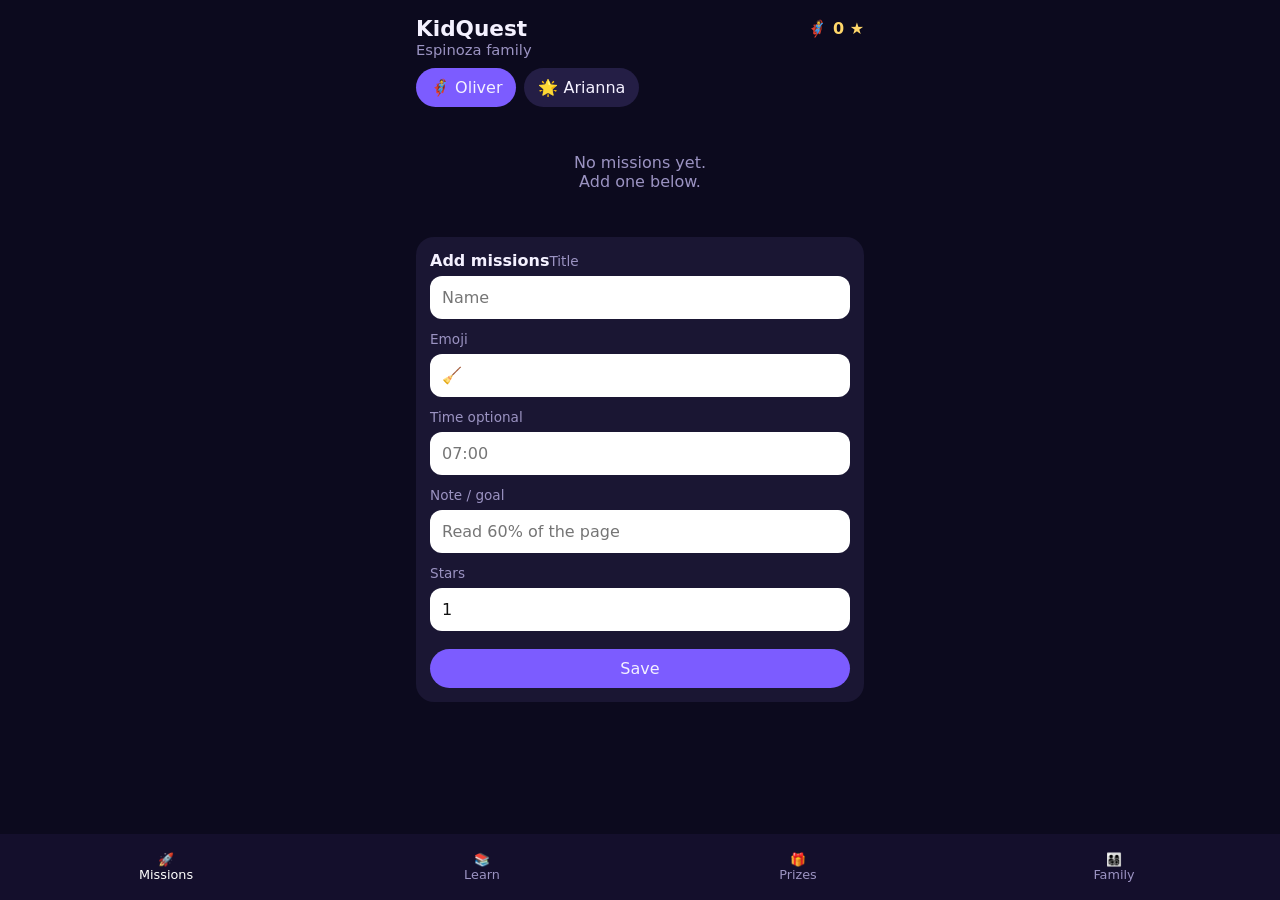
<file: index.html>
<!DOCTYPE html>
<html lang="en">
<head>
<meta charset="UTF-8"/>
<meta name="viewport" content="width=device-width,initial-scale=1,viewport-fit=cover"/>
<meta name="apple-mobile-web-app-capable" content="yes"/>
<meta name="apple-mobile-web-app-title" content="KidQuest"/>
<meta name="theme-color" content="#5936B4"/>
<title>KidQuest</title>
<link rel="manifest" href="manifest.json"/>
<link rel="apple-touch-icon" href="icon-192.png"/>
<link rel="stylesheet" href="styles.css"/>
</head>
<body>
<div id="app" class="app"></div>
<script src="main.js"></script>
<script>if("serviceWorker" in navigator) navigator.serviceWorker.register("sw.js");</script>
</body>
</html>
</file>
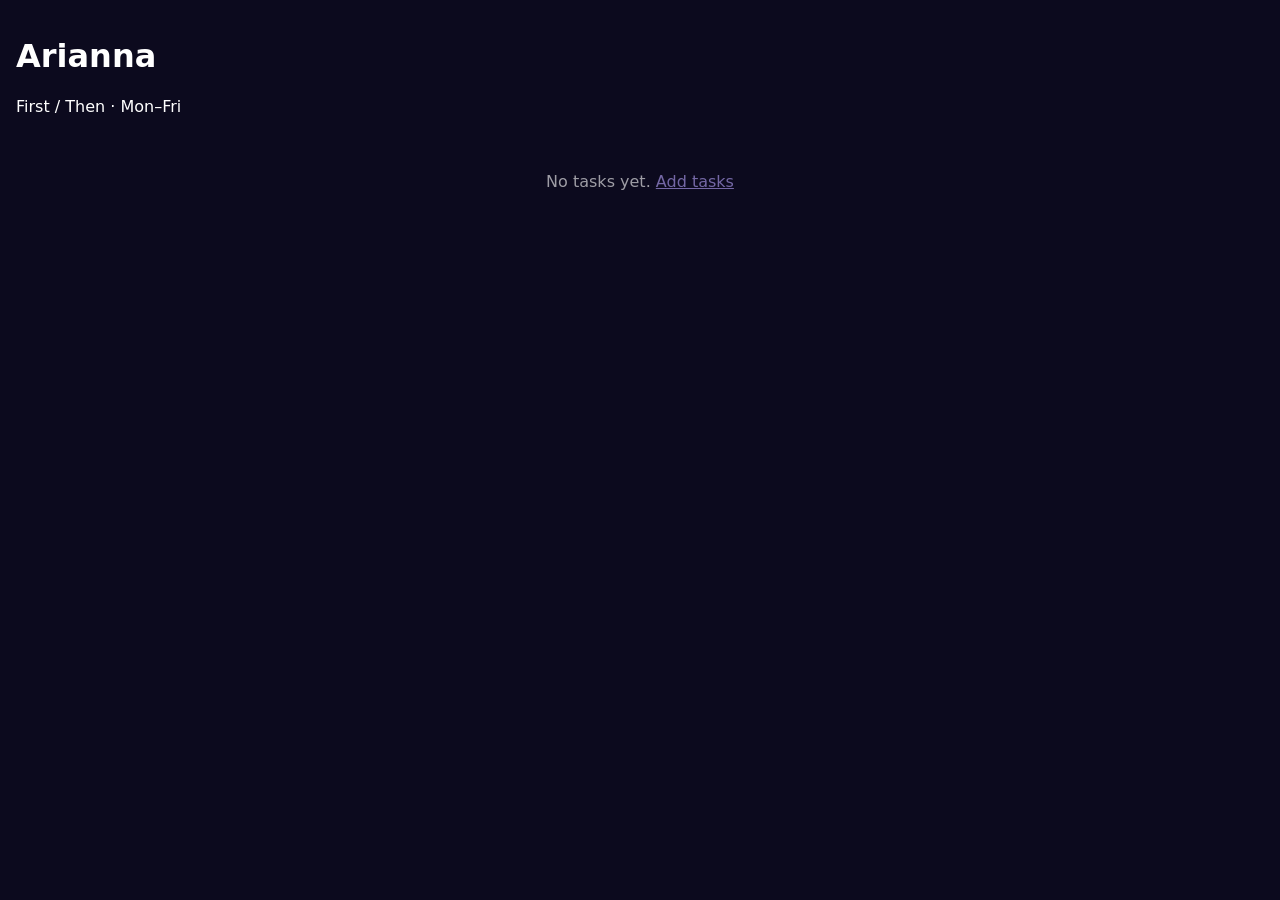
<file: arianna.html>
<!DOCTYPE html>
<html lang="en">
<head>
<meta charset="UTF-8"/>
<meta name="viewport" content="width=device-width,initial-scale=1"/>
<title>Arianna</title>
<style>
body{margin:0;font-family:system-ui,sans-serif;background:#0C0A1E;color:#fff;padding:16px}
.card{background:#1a1633;border-radius:16px;padding:14px;margin:10px 0;display:flex;gap:12px;align-items:center}
.icon{font-size:2rem}.done{opacity:.35;text-decoration:line-through}
button{margin-left:auto;border:0;border-radius:999px;padding:8px 12px;background:#7c5cff;color:#fff}
.empty{opacity:.6;padding:40px 0;text-align:center}a{color:#b9a6ff}
</style>
</head>
<body>
<h1>Arianna</h1>
<p>First / Then · Mon–Fri</p>
<div id="list"></div>
<p class="empty" id="empty">No tasks yet. <a href="parent.html">Add tasks</a></p>
<p id="stars"></p>
<script>
const KEY='arianna-weekday-v2';
async function load(){
  const saved=localStorage.getItem(KEY);
  if(saved) return JSON.parse(saved);
  const res=await fetch('data/arianna-weekday.json');
  return res.json();
}
function render(data){
  const tasks=data.tasks||[];
  const done=JSON.parse(localStorage.getItem(KEY+'-done')||'{}');
  const list=document.getElementById('list'); list.innerHTML='';
  document.getElementById('empty').style.display=tasks.length?'none':'block';
  tasks.forEach((t,i)=>{
    const next=tasks[i+1];
    const el=document.createElement('div');
    el.className='card'+(done[t.id]?' done':'');
    el.innerHTML=`<div class="icon">${t.icon||'⭐'}</div><div><b>FIRST: ${t.time||''} ${t.title||''}</b><div>${t.goal||t.note||''}</div>${next?`<div>THEN: ${next.icon||''} ${next.title||''}</div>`:''}</div><button>${done[t.id]?'Undo':'Done ⭐'}</button>`;
    el.querySelector('button').onclick=()=>{done[t.id]=!done[t.id];localStorage.setItem(KEY+'-done',JSON.stringify(done));render(data)};
    list.appendChild(el);
  });
  document.getElementById('stars').textContent=tasks.length?('Stars: '+Object.values(done).filter(Boolean).length):'';
}
load().then(render);
</script>
</body>
</html>
</file>
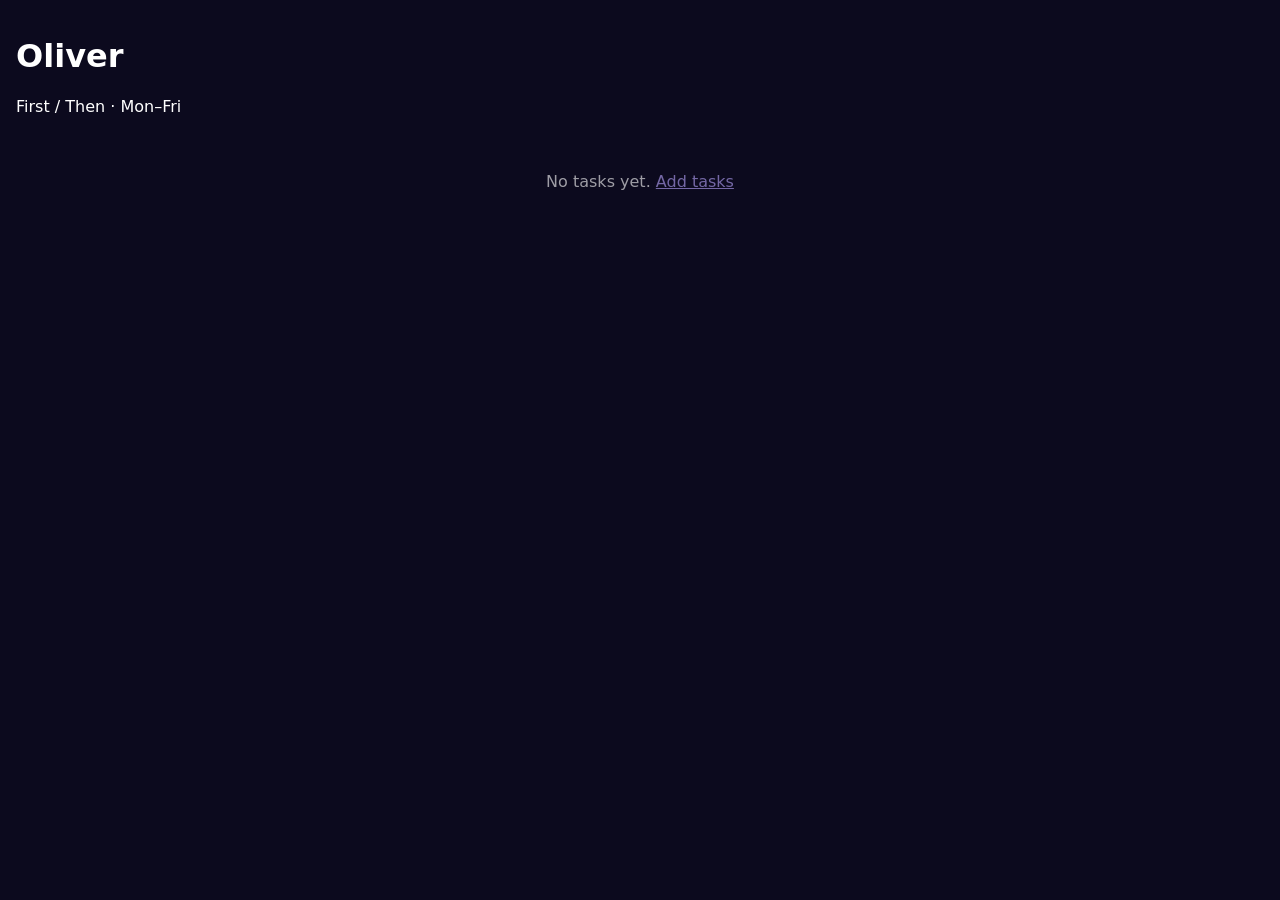
<file: oliver.html>
<!DOCTYPE html>
<html lang="en">
<head>
<meta charset="UTF-8"/>
<meta name="viewport" content="width=device-width,initial-scale=1"/>
<title>Oliver</title>
<style>
body{margin:0;font-family:system-ui,sans-serif;background:#0C0A1E;color:#fff;padding:16px}
.card{background:#1a1633;border-radius:16px;padding:14px;margin:10px 0;display:flex;gap:12px;align-items:center}
.icon{font-size:2rem}.done{opacity:.35;text-decoration:line-through}
button{margin-left:auto;border:0;border-radius:999px;padding:8px 12px;background:#7c5cff;color:#fff}
.empty{opacity:.6;padding:40px 0;text-align:center}a{color:#b9a6ff}
</style>
</head>
<body>
<h1>Oliver</h1>
<p>First / Then · Mon–Fri</p>
<div id="list"></div>
<p class="empty" id="empty">No tasks yet. <a href="parent.html">Add tasks</a></p>
<p id="stars"></p>
<script>
const KEY='oliver-weekday-v2';
async function load(){
  const saved=localStorage.getItem(KEY);
  if(saved) return JSON.parse(saved);
  const res=await fetch('data/oliver-weekday.json');
  return res.json();
}
function render(data){
  const tasks=data.tasks||[];
  const done=JSON.parse(localStorage.getItem(KEY+'-done')||'{}');
  const list=document.getElementById('list'); list.innerHTML='';
  document.getElementById('empty').style.display=tasks.length?'none':'block';
  tasks.forEach((t,i)=>{
    const next=tasks[i+1];
    const el=document.createElement('div');
    el.className='card'+(done[t.id]?' done':'');
    el.innerHTML=`<div class="icon">${t.icon||'⭐'}</div><div><b>FIRST: ${t.time||''} ${t.title||''}</b><div>${t.goal||t.note||''}</div>${next?`<div>THEN: ${next.icon||''} ${next.title||''}</div>`:''}</div><button>${done[t.id]?'Undo':'Done ⭐'}</button>`;
    el.querySelector('button').onclick=()=>{done[t.id]=!done[t.id];localStorage.setItem(KEY+'-done',JSON.stringify(done));render(data)};
    list.appendChild(el);
  });
  document.getElementById('stars').textContent=tasks.length?('Stars: '+Object.values(done).filter(Boolean).length):'';
}
load().then(render);
</script>
</body>
</html>
</file>
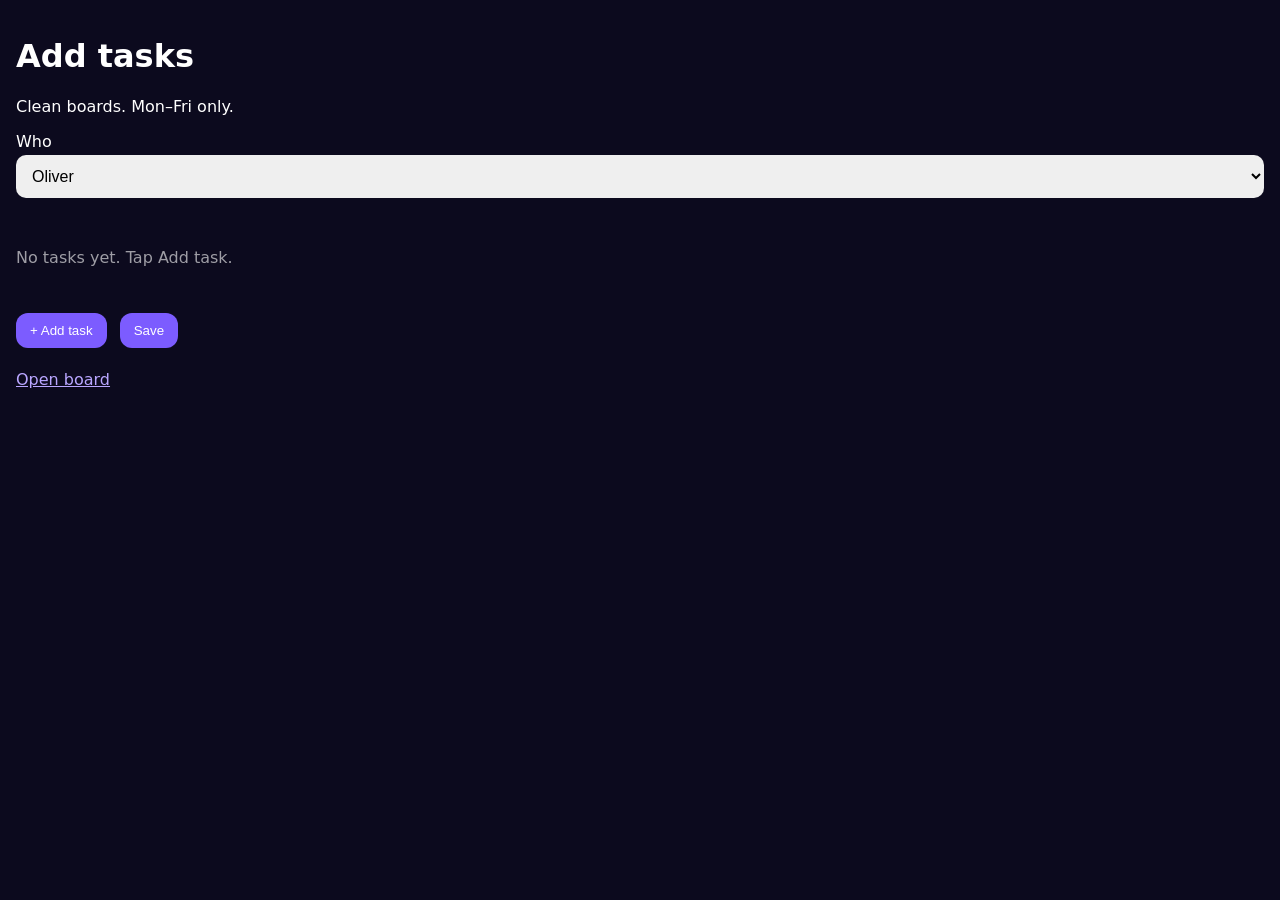
<file: parent.html>
<!DOCTYPE html>
<html lang="en">
<head>
<meta charset="UTF-8"/>
<meta name="viewport" content="width=device-width,initial-scale=1"/>
<title>Add tasks</title>
<style>
body{margin:0;font-family:system-ui,sans-serif;background:#0C0A1E;color:#fff;padding:16px}
select,input{width:100%;box-sizing:border-box;margin:4px 0 10px;padding:12px;border-radius:10px;border:0;font-size:16px}
.row{background:#1a1633;padding:12px;border-radius:14px;margin:10px 0}
button{border:0;border-radius:12px;padding:10px 14px;background:#7c5cff;color:#fff;margin:6px 8px 6px 0}
.empty{opacity:.6;padding:24px 0}
a{color:#b9a6ff}
</style>
</head>
<body>
<h1>Add tasks</h1>
<p>Clean boards. Mon–Fri only.</p>
<label>Who</label>
<select id="kid" onchange="switchKid()">
  <option value="oliver">Oliver</option>
  <option value="arianna">Arianna</option>
</select>
<div id="rows"></div>
<p class="empty" id="empty">No tasks yet. Tap Add task.</p>
<button onclick="add()">+ Add task</button>
<button onclick="save()">Save</button>
<p><a id="boardLink" href="oliver.html">Open board</a></p>
<script>
const FILES={oliver:'data/oliver-weekday.json',arianna:'data/arianna-weekday.json'};
const NAMES={oliver:'Oliver',arianna:'Arianna'};
let kid='oliver';
let data={child:'Oliver',appliesTo:['monday','tuesday','wednesday','thursday','friday'],tasks:[]};
function key(){return kid+'-weekday-v2';}
async function switchKid(){
  kid=document.getElementById('kid').value;
  document.getElementById('boardLink').href=kid+'.html';
  const saved=localStorage.getItem(key());
  if(saved) data=JSON.parse(saved);
  else {
    try{const r=await fetch(FILES[kid]); data=await r.json();}
    catch(e){data={child:NAMES[kid],appliesTo:['monday','tuesday','wednesday','thursday','friday'],tasks:[]};}
  }
  if(!data.tasks) data.tasks=[];
  draw();
}
function draw(){
  const box=document.getElementById('rows'); box.innerHTML='';
  data.tasks.forEach((t,i)=>{
    const d=document.createElement('div'); d.className='row';
    d.innerHTML=`<input data-i="${i}" data-k="time" value="${t.time||''}" placeholder="Time"/>
      <input data-i="${i}" data-k="icon" value="${t.icon||''}" placeholder="Emoji"/>
      <input data-i="${i}" data-k="title" value="${t.title||''}" placeholder="Task"/>
      <input data-i="${i}" data-k="goal" value="${t.goal||t.note||''}" placeholder="Goal / note"/>
      <button onclick="del(${i})">Delete</button>`;
    box.appendChild(d);
  });
  box.querySelectorAll('input').forEach(inp=>inp.oninput=e=>{
    data.tasks[+e.target.dataset.i][e.target.dataset.k]=e.target.value;
  });
  document.getElementById('empty').style.display=data.tasks.length?'none':'block';
}
function add(){data.tasks.push({id:'t'+Date.now(),time:'',icon:'⭐',title:'',goal:''});draw();}
function del(i){data.tasks.splice(i,1);draw();}
function save(){localStorage.setItem(key(),JSON.stringify(data));alert('Saved for '+NAMES[kid]);}
switchKid();
</script>
</body>
</html>
</file>
<file: styles.css>
:root {
  --bg: #0c0a1e;
  --card: #1a1633;
  --card2: #241e45;
  --text: #f4f1ff;
  --muted: #9b93c2;
  --accent: #7c5cff;
  --accent2: #ffd76a;
  --ok: #3dd68c;
  --danger: #ff6b8a;
}
* { box-sizing: border-box; margin: 0; padding: 0; }
html, body { background: var(--bg); color: var(--text); font-family: system-ui, -apple-system, sans-serif; min-height: 100dvh; overflow-x: hidden; overscroll-behavior: none; }
button, input, select { font: inherit; }
button { cursor: pointer; }
.app { max-width: 480px; margin: 0 auto; min-height: 100dvh; display: flex; flex-direction: column; padding: 16px 16px 88px; }
h1 { font-size: 1.35rem; }
.muted { color: var(--muted); font-size: .92rem; }
.row { display: flex; gap: 8px; align-items: center; flex-wrap: wrap; }
.grow { flex: 1; }
.card { background: var(--card); border-radius: 18px; padding: 14px; margin: 10px 0; }
.kid-chip, .tab, .btn { border: 0; border-radius: 999px; padding: 10px 14px; background: var(--card2); color: var(--text); }
.kid-chip.on, .tab.on { background: var(--accent); }
.btn.primary { background: var(--accent); width: 100%; margin-top: 8px; }
.btn.danger { background: var(--danger); }
.icon { font-size: 1.8rem; width: 2.2rem; text-align: center; }
.task { display: flex; gap: 12px; align-items: center; }
.task.done { opacity: .4; text-decoration: line-through; }
.stars { color: var(--accent2); font-weight: 700; }
.empty { text-align: center; padding: 36px 10px; color: var(--muted); }
input, select { width: 100%; padding: 12px; border: 0; border-radius: 12px; margin: 6px 0 10px; background: #fff; color: #111; }
.nav { position: fixed; left: 0; right: 0; bottom: 0; display: flex; background: #140f2c; padding: 10px 8px calc(10px + env(safe-area-inset-bottom)); }
.nav button { flex: 1; background: transparent; color: var(--muted); border: 0; padding: 8px 4px; font-size: .8rem; }
.nav button.on { color: #fff; }
.firstthen { background: linear-gradient(180deg, #2a2158, #1a1633); }
label { font-size: .85rem; color: var(--muted); }
.hidden { display: none !important; }
</file>
